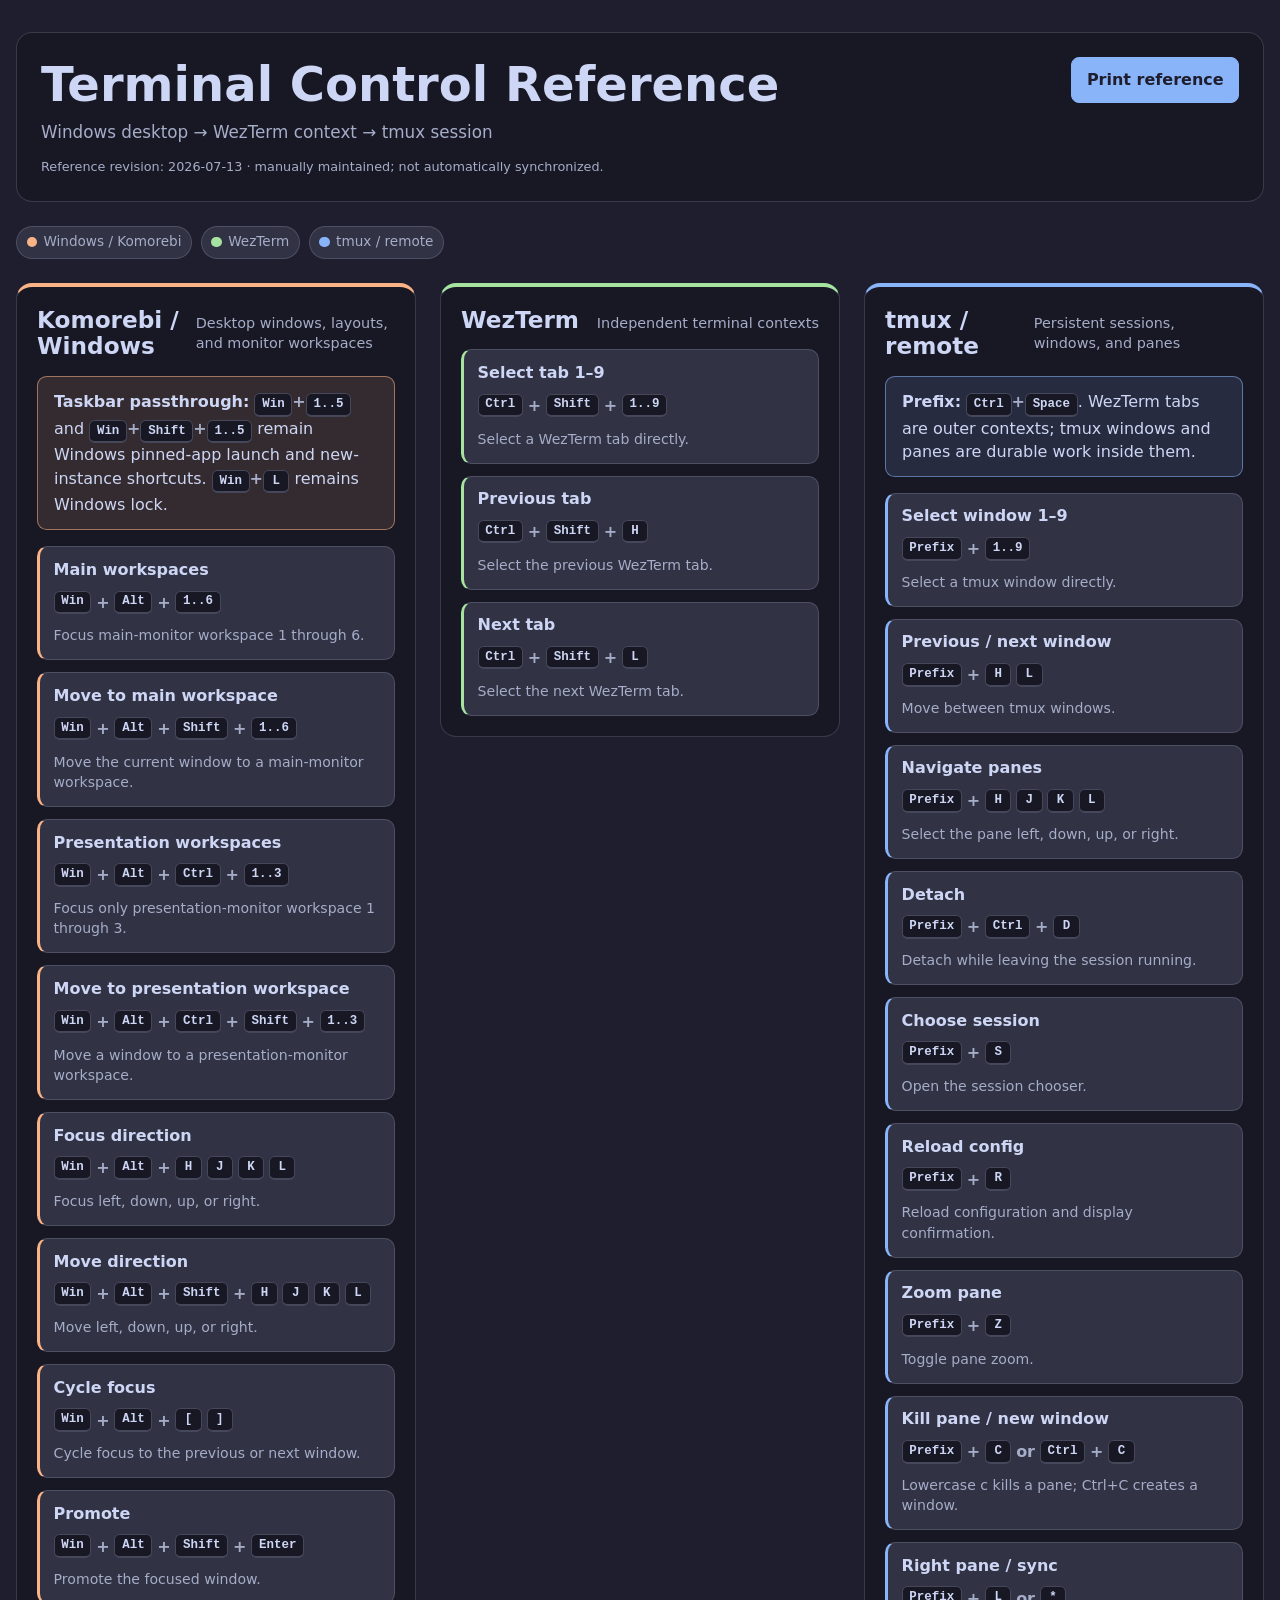
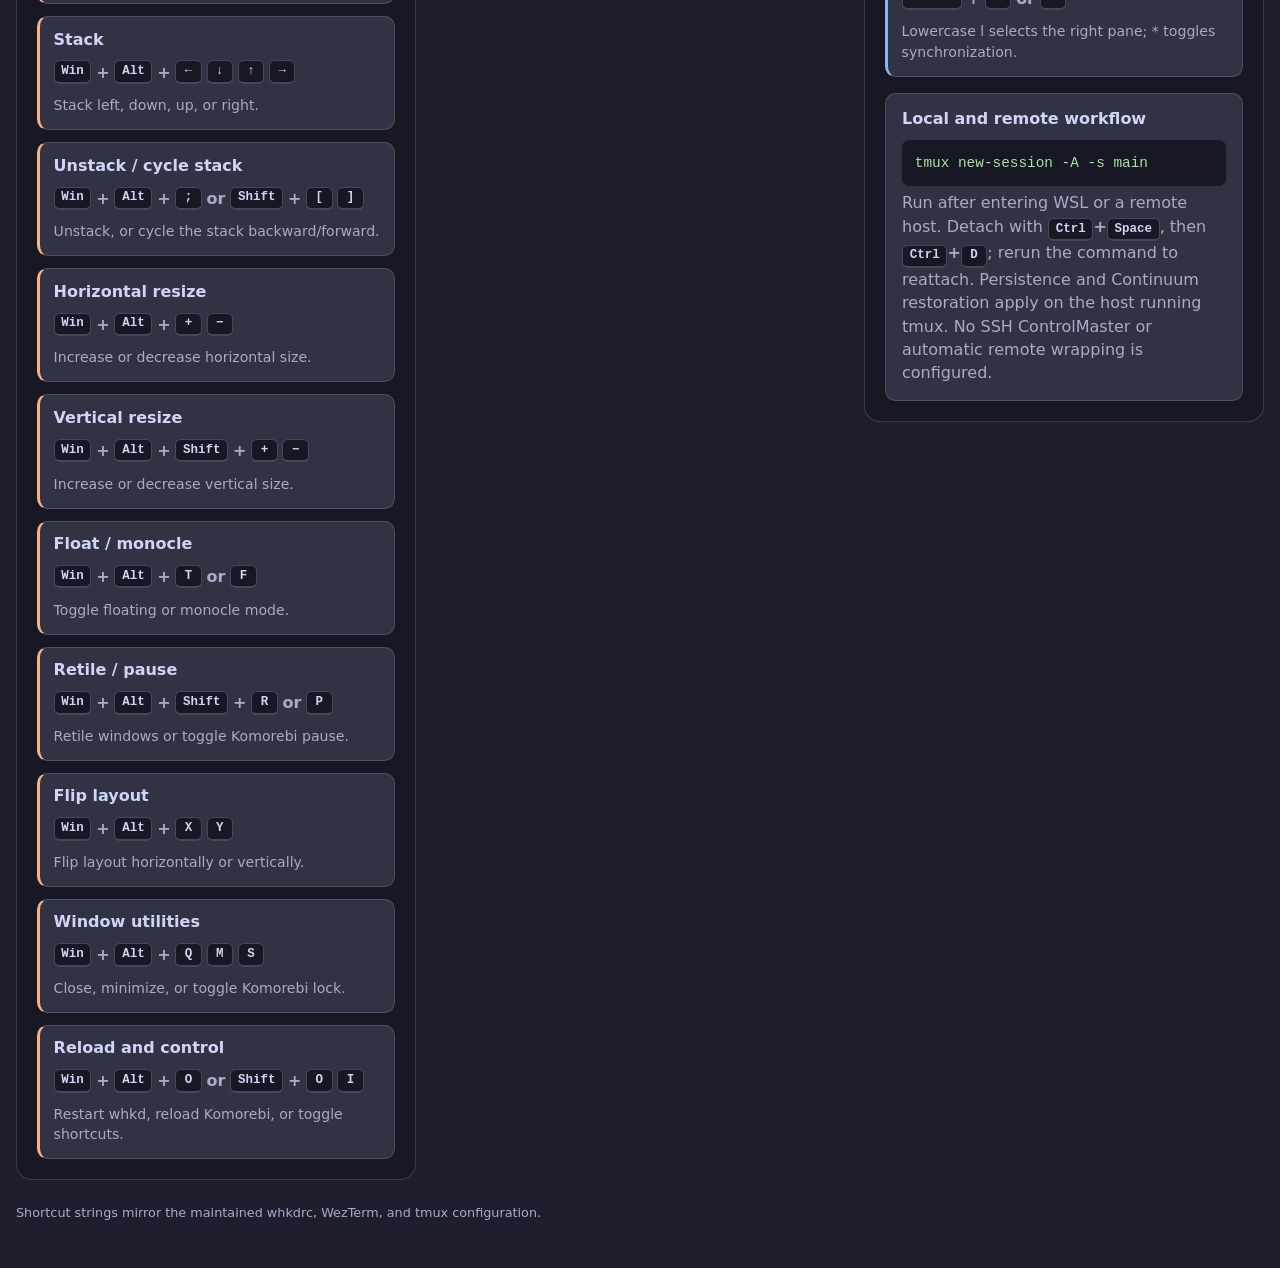
<file: index.html>
<!doctype html>
<html lang="en">
<head>
  <meta charset="utf-8">
  <meta name="viewport" content="width=device-width, initial-scale=1">
  <meta name="description" content="Printable shortcut reference for Windows, WezTerm, and tmux.">
  <title>Terminal Control Reference</title>
  <style>
    :root {
      color-scheme: dark;
      --base: #1e1e2e;
      --mantle: #181825;
      --surface: #313244;
      --surface-2: #45475a;
      --text: #cdd6f4;
      --muted: #a6adc8;
      --blue: #89b4fa;
      --green: #a6e3a1;
      --peach: #fab387;
      --pink: #f5c2e7;
      --yellow: #f9e2af;
      --border: rgba(205, 214, 244, .18);
      font-family: ui-sans-serif, system-ui, -apple-system, BlinkMacSystemFont, "Segoe UI", sans-serif;
    }

    * { box-sizing: border-box; }
    html { background: var(--base); }
    body {
      margin: 0;
      min-width: 320px;
      color: var(--text);
      background: var(--base);
      line-height: 1.45;
    }
    a { color: var(--blue); }
    .page {
      width: min(1440px, calc(100% - 2rem));
      margin: 0 auto;
      padding: 2rem 0 3rem;
    }
    header {
      display: flex;
      align-items: flex-start;
      justify-content: space-between;
      gap: 1.5rem;
      padding: 1.5rem;
      margin-bottom: 1.5rem;
      border: 1px solid var(--border);
      border-radius: 1rem;
      background: var(--mantle);
    }
    h1, h2, h3 { line-height: 1.15; }
    h1 { margin: 0 0 .5rem; font-size: clamp(1.8rem, 4vw, 3rem); }
    h2 { margin: 0; font-size: 1.45rem; }
    h3 { margin: 0; font-size: 1rem; color: var(--text); }
    .architecture { margin: 0; color: var(--muted); font-size: 1.05rem; }
    .revision { margin: .85rem 0 0; color: var(--muted); font-size: .8rem; }
    button {
      border: 1px solid var(--blue);
      border-radius: .5rem;
      padding: .65rem .9rem;
      color: var(--base);
      background: var(--blue);
      font: inherit;
      font-weight: 700;
      cursor: pointer;
      white-space: nowrap;
    }
    button:hover, button:focus-visible { background: var(--green); }
    button:focus-visible, a:focus-visible, .card:focus-within {
      outline: 3px solid var(--yellow);
      outline-offset: 3px;
    }
    .legend {
      display: flex;
      flex-wrap: wrap;
      gap: .55rem;
      margin: 0 0 1.5rem;
      color: var(--muted);
      font-size: .85rem;
    }
    .legend span {
      display: inline-flex;
      align-items: center;
      gap: .4rem;
      padding: .35rem .6rem;
      border: 1px solid var(--border);
      border-radius: 999px;
      background: var(--surface);
    }
    .dot { width: .65rem; height: .65rem; border-radius: 50%; }
    .dot.windows { background: var(--peach); }
    .dot.wezterm { background: var(--green); }
    .dot.tmux { background: var(--blue); }
    main { display: grid; gap: 1.5rem; }
    .domain {
      border: 1px solid var(--border);
      border-top: 4px solid var(--accent);
      border-radius: 1rem;
      padding: 1.25rem;
      background: var(--mantle);
    }
    .domain.windows { --accent: var(--peach); }
    .domain.wezterm { --accent: var(--green); }
    .domain.tmux { --accent: var(--blue); }
    .domain-header {
      display: flex;
      align-items: baseline;
      justify-content: space-between;
      gap: 1rem;
      margin-bottom: 1rem;
    }
    .domain-header p { margin: 0; color: var(--muted); font-size: .9rem; }
    .cards {
      display: grid;
      grid-template-columns: repeat(auto-fit, minmax(min(100%, 18rem), 1fr));
      gap: .75rem;
    }
    .card {
      min-height: 7rem;
      display: flex;
      flex-direction: column;
      justify-content: space-between;
      gap: .7rem;
      padding: .85rem;
      border: 1px solid var(--border);
      border-left: 3px solid var(--accent);
      border-radius: .65rem;
      background: var(--surface);
    }
    .card p { margin: 0; color: var(--muted); font-size: .88rem; }
    .keys { display: flex; flex-wrap: wrap; gap: .3rem; align-items: center; }
    kbd {
      display: inline-block;
      min-width: 1.65rem;
      padding: .18rem .42rem;
      border: 1px solid var(--surface-2);
      border-bottom-width: 2px;
      border-radius: .35rem;
      color: var(--text);
      background: var(--mantle);
      font: 700 .78rem/1.2 ui-monospace, SFMono-Regular, Menlo, Consolas, monospace;
      text-align: center;
      white-space: nowrap;
    }
    .plus { color: var(--muted); font-weight: 700; }
    .note {
      margin: 0 0 1rem;
      padding: .8rem 1rem;
      border: 1px solid color-mix(in srgb, var(--accent), transparent 45%);
      border-radius: .6rem;
      color: var(--text);
      background: color-mix(in srgb, var(--accent), transparent 88%);
    }
    .workflow {
      margin-top: 1rem;
      padding: 1rem;
      border: 1px solid var(--border);
      border-radius: .65rem;
      background: var(--surface);
    }
    .workflow p { margin: .35rem 0 0; color: var(--muted); }
    pre {
      margin: .75rem 0 0;
      padding: .8rem;
      overflow-x: auto;
      border-radius: .45rem;
      color: var(--green);
      background: var(--mantle);
      font: .9rem/1.4 ui-monospace, SFMono-Regular, Menlo, Consolas, monospace;
    }
    footer { margin-top: 1.5rem; color: var(--muted); font-size: .8rem; }

    @media (min-width: 900px) {
      main { grid-template-columns: repeat(2, minmax(0, 1fr)); align-items: start; }
      .domain.windows { grid-column: 1 / -1; }
    }
    @media (min-width: 1280px) {
      main { grid-template-columns: repeat(3, minmax(0, 1fr)); }
      .domain.windows { grid-column: auto; }
    }
    @media (max-width: 600px) {
      .page { width: min(100% - 1rem, 1440px); padding-top: .5rem; }
      header { flex-direction: column; padding: 1rem; }
      button { width: 100%; }
      .domain { padding: .9rem; }
    }

    @media print {
      @page { size: auto; margin: 14mm; }
      :root { color-scheme: light; }
      html, body { background: #fff !important; color: #000 !important; }
      body { font-size: 10pt; }
      .page { width: 100%; padding: 0; }
      header, .domain, .card, .workflow, .legend, .note {
        background: #fff !important;
        box-shadow: none !important;
        text-shadow: none !important;
      }
      header { border-color: #999; margin-bottom: 1rem; padding: .8rem; }
      h1, h2, h3, .architecture, .revision, .card p, .domain-header p, .workflow p, footer { color: #000 !important; }
      .legend, button { display: none !important; }
      main { display: block; }
      .domain { margin-bottom: 1rem; padding: .8rem; border-color: #777; border-top-color: var(--accent); break-inside: avoid; }
      .cards { grid-template-columns: repeat(2, minmax(0, 1fr)); gap: .5rem; }
      .card { min-height: 0; padding: .55rem; border-color: #999; border-left-color: var(--accent); break-inside: avoid; }
      kbd { color: #000; background: #fff; border-color: #555; }
      pre { color: #000; background: #fff; border: 1px solid #999; white-space: pre-wrap; }
      .domain.windows { --accent: #a44b00; }
      .domain.wezterm { --accent: #176b35; }
      .domain.tmux { --accent: #15549a; }
      * { -webkit-print-color-adjust: exact; print-color-adjust: exact; }
    }
    @media print and (max-width: 700px) {
      .cards { grid-template-columns: 1fr; }
    }
  </style>
</head>
<body>
  <div class="page">
    <header>
      <div>
        <h1>Terminal Control Reference</h1>
        <p class="architecture">Windows desktop → WezTerm context → tmux session</p>
        <p class="revision">Reference revision: 2026-07-13 · manually maintained; not automatically synchronized.</p>
      </div>
      <button type="button" onclick="window.print()">Print reference</button>
    </header>

    <nav class="legend" aria-label="Control domain legend">
      <span><i class="dot windows" aria-hidden="true"></i>Windows / Komorebi</span>
      <span><i class="dot wezterm" aria-hidden="true"></i>WezTerm</span>
      <span><i class="dot tmux" aria-hidden="true"></i>tmux / remote</span>
    </nav>

    <main>
      <section class="domain windows" aria-labelledby="windows-title">
        <div class="domain-header">
          <h2 id="windows-title">Komorebi / Windows</h2>
          <p>Desktop windows, layouts, and monitor workspaces</p>
        </div>
        <p class="note"><strong>Taskbar passthrough:</strong> <kbd>Win</kbd><span class="plus">+</span><kbd>1..5</kbd> and <kbd>Win</kbd><span class="plus">+</span><kbd>Shift</kbd><span class="plus">+</span><kbd>1..5</kbd> remain Windows pinned-app launch and new-instance shortcuts. <kbd>Win</kbd><span class="plus">+</span><kbd>L</kbd> remains Windows lock.</p>
        <div class="cards">
          <article class="card"><h3>Main workspaces</h3><div class="keys"><kbd>Win</kbd><span class="plus">+</span><kbd>Alt</kbd><span class="plus">+</span><kbd>1..6</kbd></div><p>Focus main-monitor workspace 1 through 6.</p></article>
          <article class="card"><h3>Move to main workspace</h3><div class="keys"><kbd>Win</kbd><span class="plus">+</span><kbd>Alt</kbd><span class="plus">+</span><kbd>Shift</kbd><span class="plus">+</span><kbd>1..6</kbd></div><p>Move the current window to a main-monitor workspace.</p></article>
          <article class="card"><h3>Presentation workspaces</h3><div class="keys"><kbd>Win</kbd><span class="plus">+</span><kbd>Alt</kbd><span class="plus">+</span><kbd>Ctrl</kbd><span class="plus">+</span><kbd>1..3</kbd></div><p>Focus only presentation-monitor workspace 1 through 3.</p></article>
          <article class="card"><h3>Move to presentation workspace</h3><div class="keys"><kbd>Win</kbd><span class="plus">+</span><kbd>Alt</kbd><span class="plus">+</span><kbd>Ctrl</kbd><span class="plus">+</span><kbd>Shift</kbd><span class="plus">+</span><kbd>1..3</kbd></div><p>Move a window to a presentation-monitor workspace.</p></article>
          <article class="card"><h3>Focus direction</h3><div class="keys"><kbd>Win</kbd><span class="plus">+</span><kbd>Alt</kbd><span class="plus">+</span><kbd>H</kbd><kbd>J</kbd><kbd>K</kbd><kbd>L</kbd></div><p>Focus left, down, up, or right.</p></article>
          <article class="card"><h3>Move direction</h3><div class="keys"><kbd>Win</kbd><span class="plus">+</span><kbd>Alt</kbd><span class="plus">+</span><kbd>Shift</kbd><span class="plus">+</span><kbd>H</kbd><kbd>J</kbd><kbd>K</kbd><kbd>L</kbd></div><p>Move left, down, up, or right.</p></article>
          <article class="card"><h3>Cycle focus</h3><div class="keys"><kbd>Win</kbd><span class="plus">+</span><kbd>Alt</kbd><span class="plus">+</span><kbd>[</kbd><kbd>]</kbd></div><p>Cycle focus to the previous or next window.</p></article>
          <article class="card"><h3>Promote</h3><div class="keys"><kbd>Win</kbd><span class="plus">+</span><kbd>Alt</kbd><span class="plus">+</span><kbd>Shift</kbd><span class="plus">+</span><kbd>Enter</kbd></div><p>Promote the focused window.</p></article>
          <article class="card"><h3>Stack</h3><div class="keys"><kbd>Win</kbd><span class="plus">+</span><kbd>Alt</kbd><span class="plus">+</span><kbd>←</kbd><kbd>↓</kbd><kbd>↑</kbd><kbd>→</kbd></div><p>Stack left, down, up, or right.</p></article>
          <article class="card"><h3>Unstack / cycle stack</h3><div class="keys"><kbd>Win</kbd><span class="plus">+</span><kbd>Alt</kbd><span class="plus">+</span><kbd>;</kbd> <span class="plus">or</span> <kbd>Shift</kbd><span class="plus">+</span><kbd>[</kbd><kbd>]</kbd></div><p>Unstack, or cycle the stack backward/forward.</p></article>
          <article class="card"><h3>Horizontal resize</h3><div class="keys"><kbd>Win</kbd><span class="plus">+</span><kbd>Alt</kbd><span class="plus">+</span><kbd>+</kbd><kbd>−</kbd></div><p>Increase or decrease horizontal size.</p></article>
          <article class="card"><h3>Vertical resize</h3><div class="keys"><kbd>Win</kbd><span class="plus">+</span><kbd>Alt</kbd><span class="plus">+</span><kbd>Shift</kbd><span class="plus">+</span><kbd>+</kbd><kbd>−</kbd></div><p>Increase or decrease vertical size.</p></article>
          <article class="card"><h3>Float / monocle</h3><div class="keys"><kbd>Win</kbd><span class="plus">+</span><kbd>Alt</kbd><span class="plus">+</span><kbd>T</kbd> <span class="plus">or</span> <kbd>F</kbd></div><p>Toggle floating or monocle mode.</p></article>
          <article class="card"><h3>Retile / pause</h3><div class="keys"><kbd>Win</kbd><span class="plus">+</span><kbd>Alt</kbd><span class="plus">+</span><kbd>Shift</kbd><span class="plus">+</span><kbd>R</kbd> <span class="plus">or</span> <kbd>P</kbd></div><p>Retile windows or toggle Komorebi pause.</p></article>
          <article class="card"><h3>Flip layout</h3><div class="keys"><kbd>Win</kbd><span class="plus">+</span><kbd>Alt</kbd><span class="plus">+</span><kbd>X</kbd><kbd>Y</kbd></div><p>Flip layout horizontally or vertically.</p></article>
          <article class="card"><h3>Window utilities</h3><div class="keys"><kbd>Win</kbd><span class="plus">+</span><kbd>Alt</kbd><span class="plus">+</span><kbd>Q</kbd><kbd>M</kbd><kbd>S</kbd></div><p>Close, minimize, or toggle Komorebi lock.</p></article>
          <article class="card"><h3>Reload and control</h3><div class="keys"><kbd>Win</kbd><span class="plus">+</span><kbd>Alt</kbd><span class="plus">+</span><kbd>O</kbd> <span class="plus">or</span> <kbd>Shift</kbd><span class="plus">+</span><kbd>O</kbd><kbd>I</kbd></div><p>Restart whkd, reload Komorebi, or toggle shortcuts.</p></article>
        </div>
      </section>

      <section class="domain wezterm" aria-labelledby="wezterm-title">
        <div class="domain-header">
          <h2 id="wezterm-title">WezTerm</h2>
          <p>Independent terminal contexts</p>
        </div>
        <div class="cards">
          <article class="card"><h3>Select tab 1–9</h3><div class="keys"><kbd>Ctrl</kbd><span class="plus">+</span><kbd>Shift</kbd><span class="plus">+</span><kbd>1..9</kbd></div><p>Select a WezTerm tab directly.</p></article>
          <article class="card"><h3>Previous tab</h3><div class="keys"><kbd>Ctrl</kbd><span class="plus">+</span><kbd>Shift</kbd><span class="plus">+</span><kbd>H</kbd></div><p>Select the previous WezTerm tab.</p></article>
          <article class="card"><h3>Next tab</h3><div class="keys"><kbd>Ctrl</kbd><span class="plus">+</span><kbd>Shift</kbd><span class="plus">+</span><kbd>L</kbd></div><p>Select the next WezTerm tab.</p></article>
        </div>
      </section>

      <section class="domain tmux" aria-labelledby="tmux-title">
        <div class="domain-header">
          <h2 id="tmux-title">tmux / remote</h2>
          <p>Persistent sessions, windows, and panes</p>
        </div>
        <p class="note"><strong>Prefix:</strong> <kbd>Ctrl</kbd><span class="plus">+</span><kbd>Space</kbd>. WezTerm tabs are outer contexts; tmux windows and panes are durable work inside them.</p>
        <div class="cards">
          <article class="card"><h3>Select window 1–9</h3><div class="keys"><kbd>Prefix</kbd><span class="plus">+</span><kbd>1..9</kbd></div><p>Select a tmux window directly.</p></article>
          <article class="card"><h3>Previous / next window</h3><div class="keys"><kbd>Prefix</kbd><span class="plus">+</span><kbd>H</kbd><kbd>L</kbd></div><p>Move between tmux windows.</p></article>
          <article class="card"><h3>Navigate panes</h3><div class="keys"><kbd>Prefix</kbd><span class="plus">+</span><kbd>H</kbd><kbd>J</kbd><kbd>K</kbd><kbd>L</kbd></div><p>Select the pane left, down, up, or right.</p></article>
          <article class="card"><h3>Detach</h3><div class="keys"><kbd>Prefix</kbd><span class="plus">+</span><kbd>Ctrl</kbd><span class="plus">+</span><kbd>D</kbd></div><p>Detach while leaving the session running.</p></article>
          <article class="card"><h3>Choose session</h3><div class="keys"><kbd>Prefix</kbd><span class="plus">+</span><kbd>S</kbd></div><p>Open the session chooser.</p></article>
          <article class="card"><h3>Reload config</h3><div class="keys"><kbd>Prefix</kbd><span class="plus">+</span><kbd>R</kbd></div><p>Reload configuration and display confirmation.</p></article>
          <article class="card"><h3>Zoom pane</h3><div class="keys"><kbd>Prefix</kbd><span class="plus">+</span><kbd>Z</kbd></div><p>Toggle pane zoom.</p></article>
          <article class="card"><h3>Kill pane / new window</h3><div class="keys"><kbd>Prefix</kbd><span class="plus">+</span><kbd>C</kbd> <span class="plus">or</span> <kbd>Ctrl</kbd><span class="plus">+</span><kbd>C</kbd></div><p>Lowercase c kills a pane; Ctrl+C creates a window.</p></article>
          <article class="card"><h3>Right pane / sync</h3><div class="keys"><kbd>Prefix</kbd><span class="plus">+</span><kbd>L</kbd> <span class="plus">or</span> <kbd>*</kbd></div><p>Lowercase l selects the right pane; * toggles synchronization.</p></article>
        </div>
        <div class="workflow">
          <h3>Local and remote workflow</h3>
          <pre><code>tmux new-session -A -s main</code></pre>
          <p>Run after entering WSL or a remote host. Detach with <kbd>Ctrl</kbd><span class="plus">+</span><kbd>Space</kbd>, then <kbd>Ctrl</kbd><span class="plus">+</span><kbd>D</kbd>; rerun the command to reattach. Persistence and Continuum restoration apply on the host running tmux. No SSH ControlMaster or automatic remote wrapping is configured.</p>
        </div>
      </section>
    </main>

    <footer>Shortcut strings mirror the maintained whkdrc, WezTerm, and tmux configuration.</footer>
  </div>
</body>
</html>
</file>
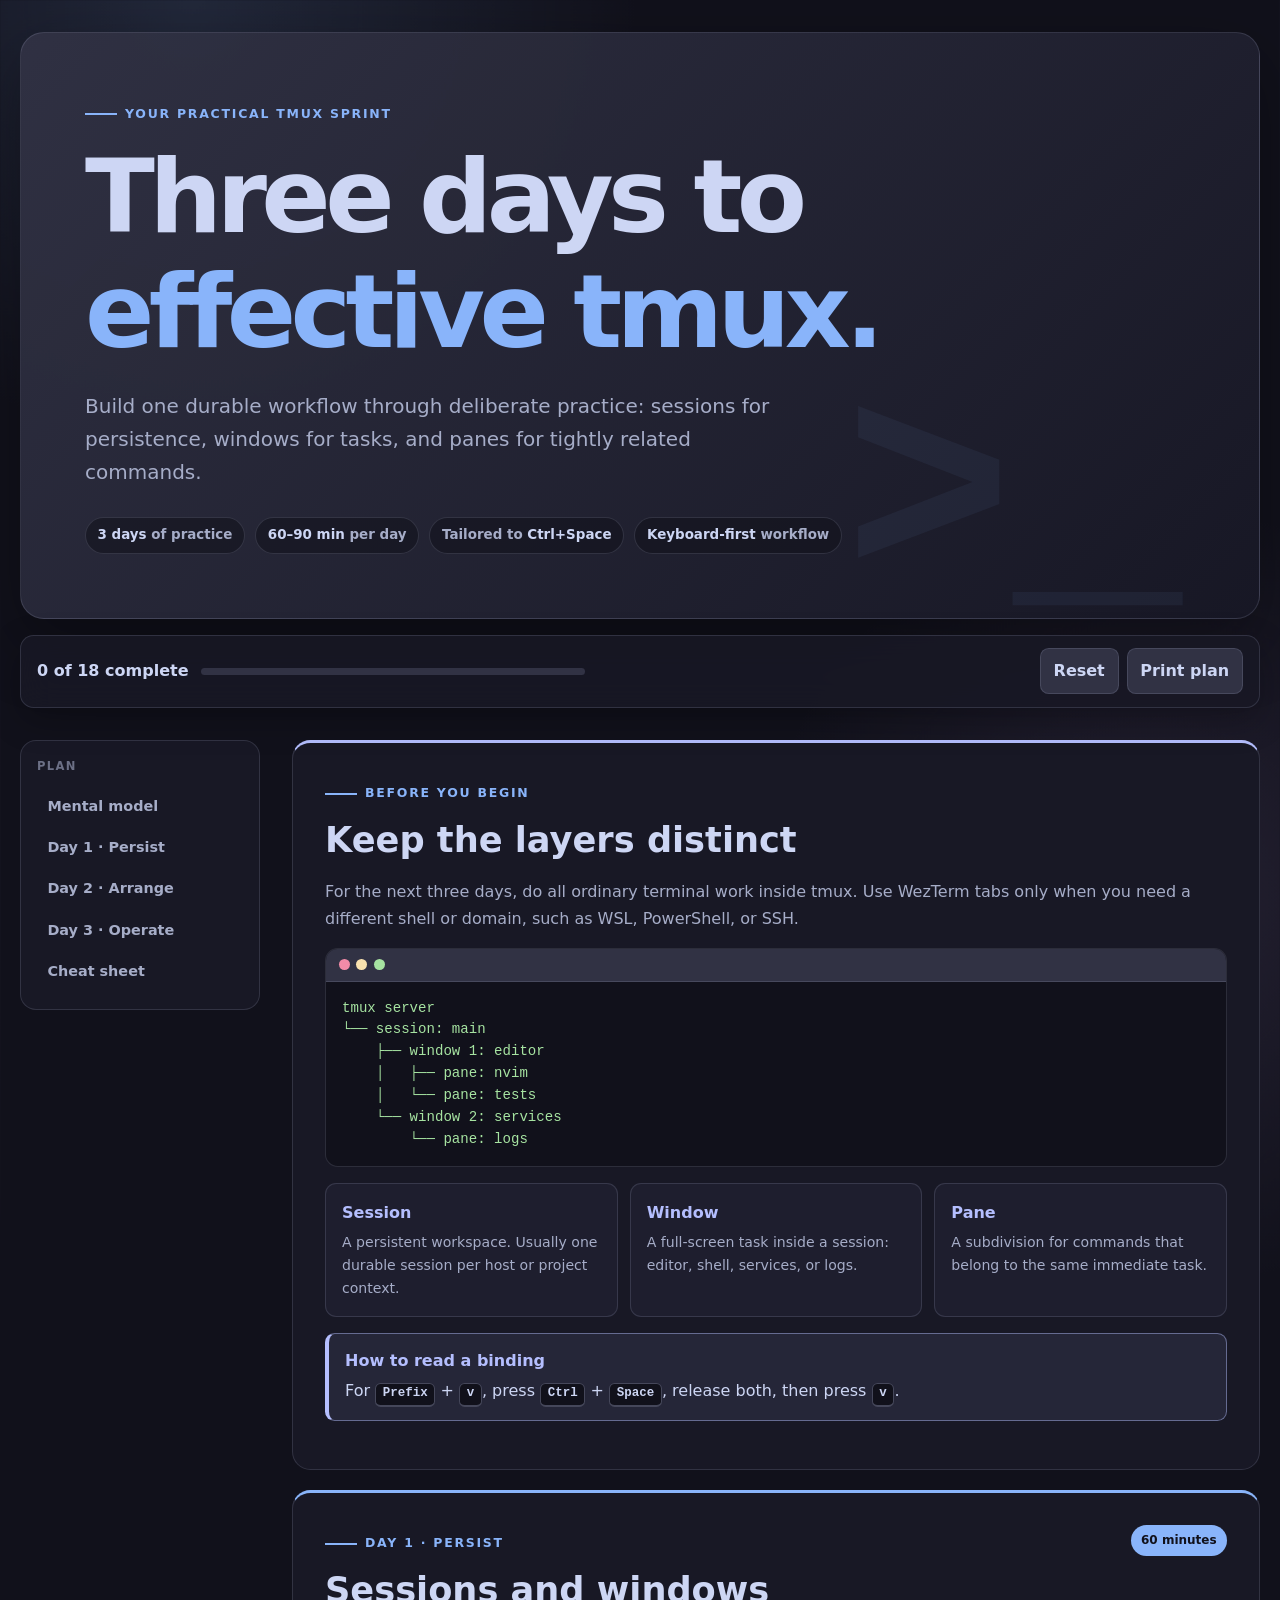
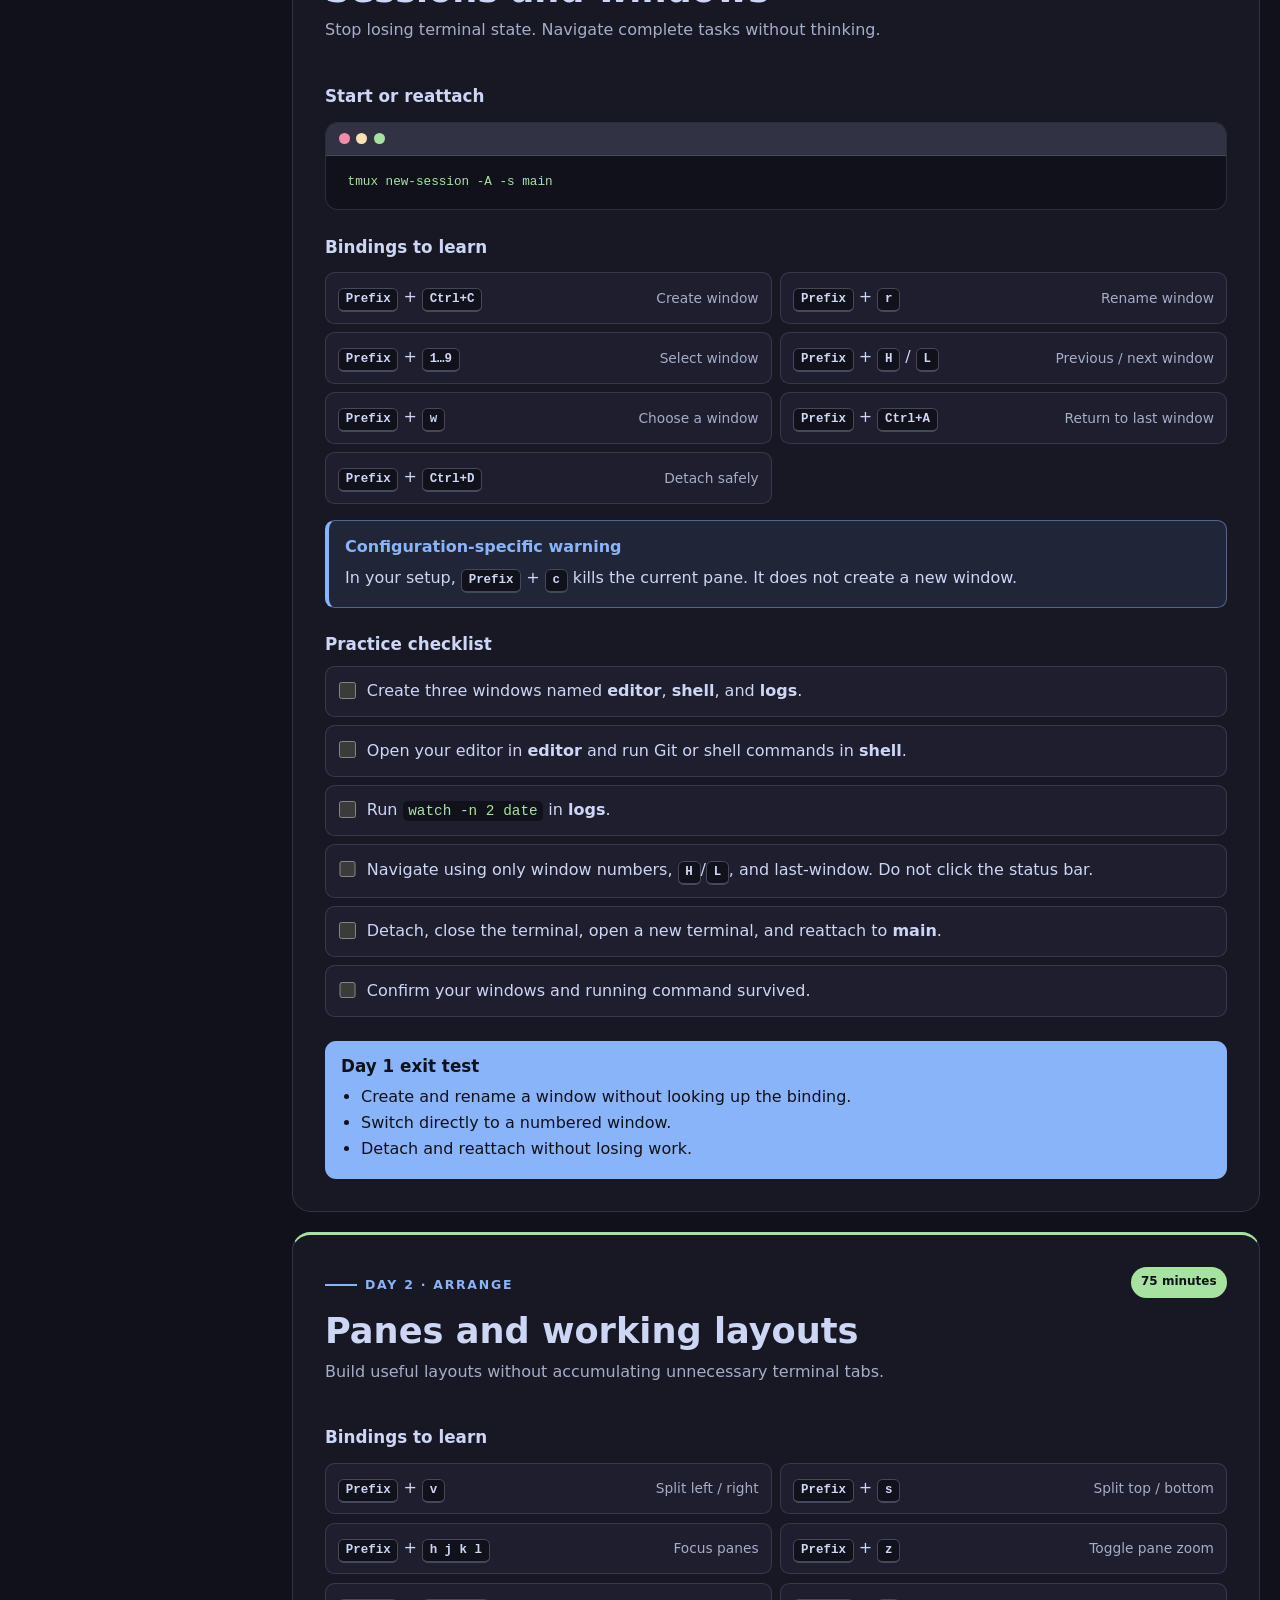
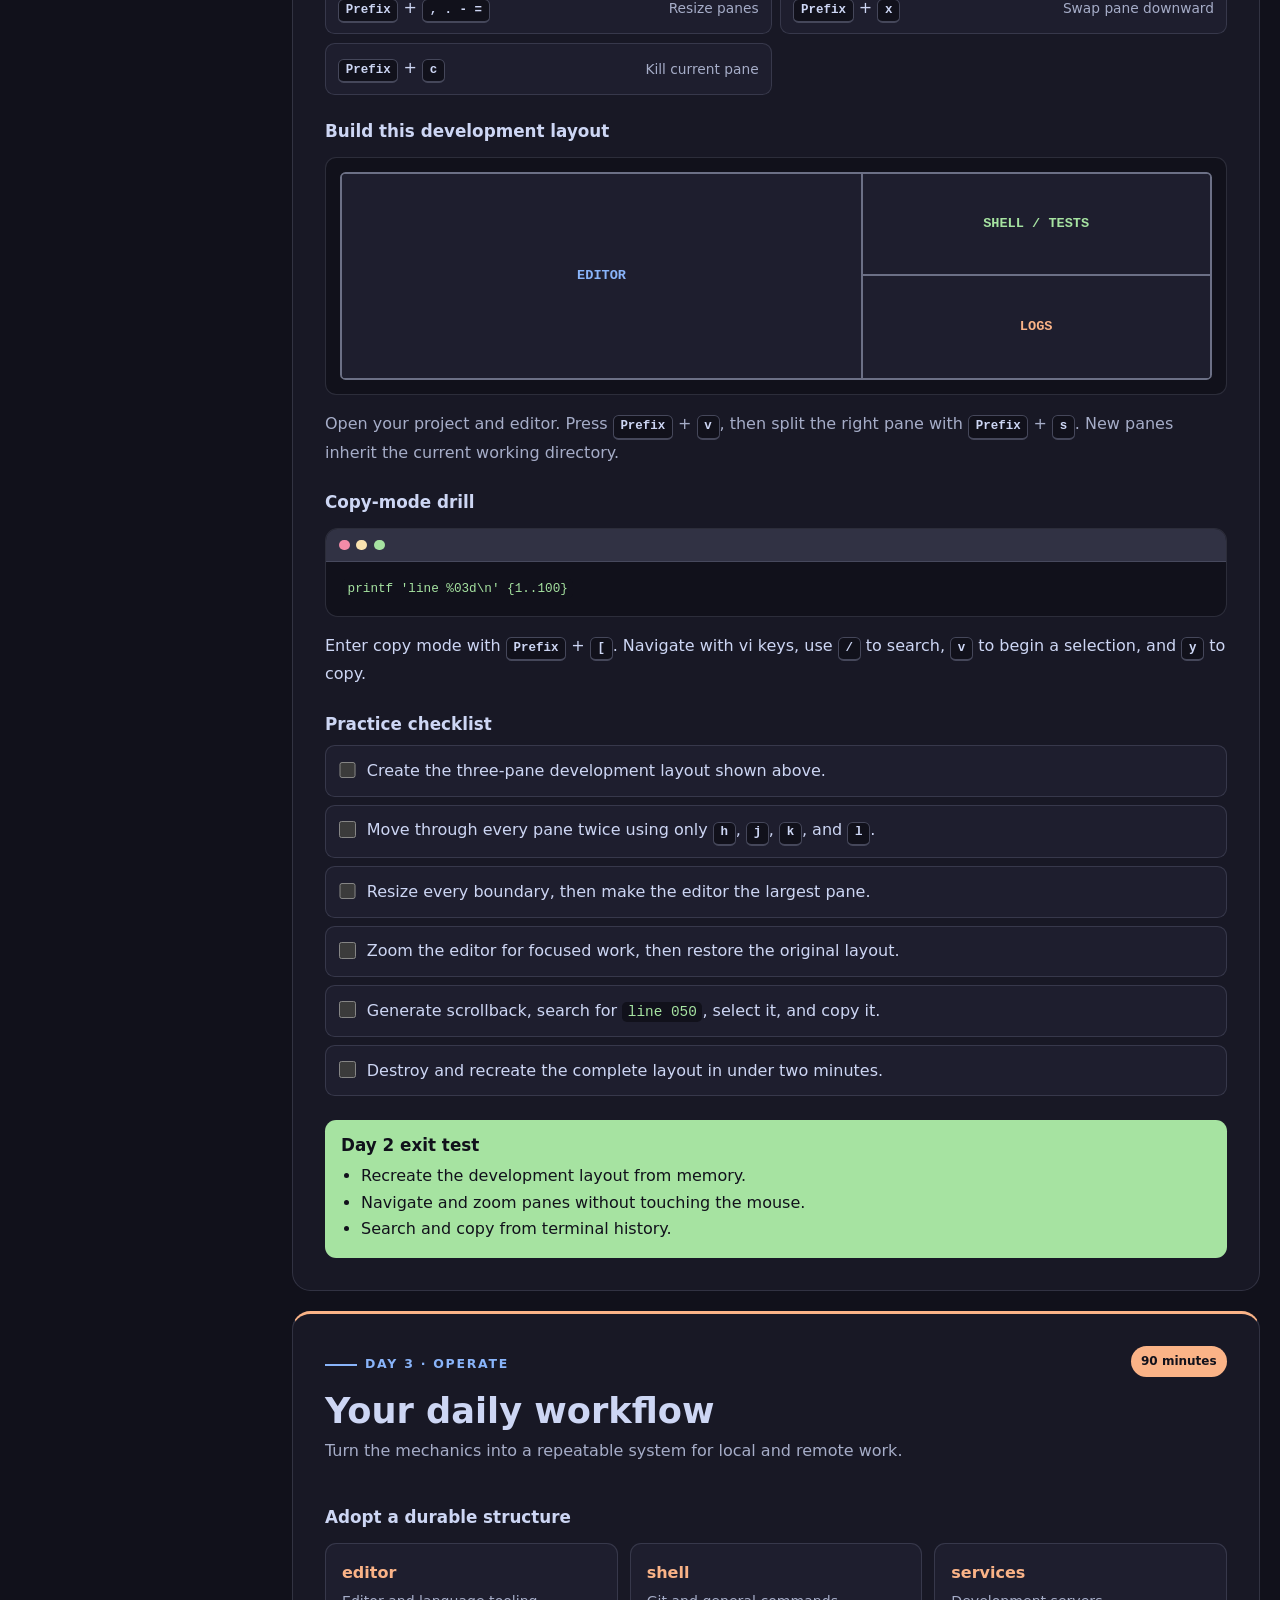
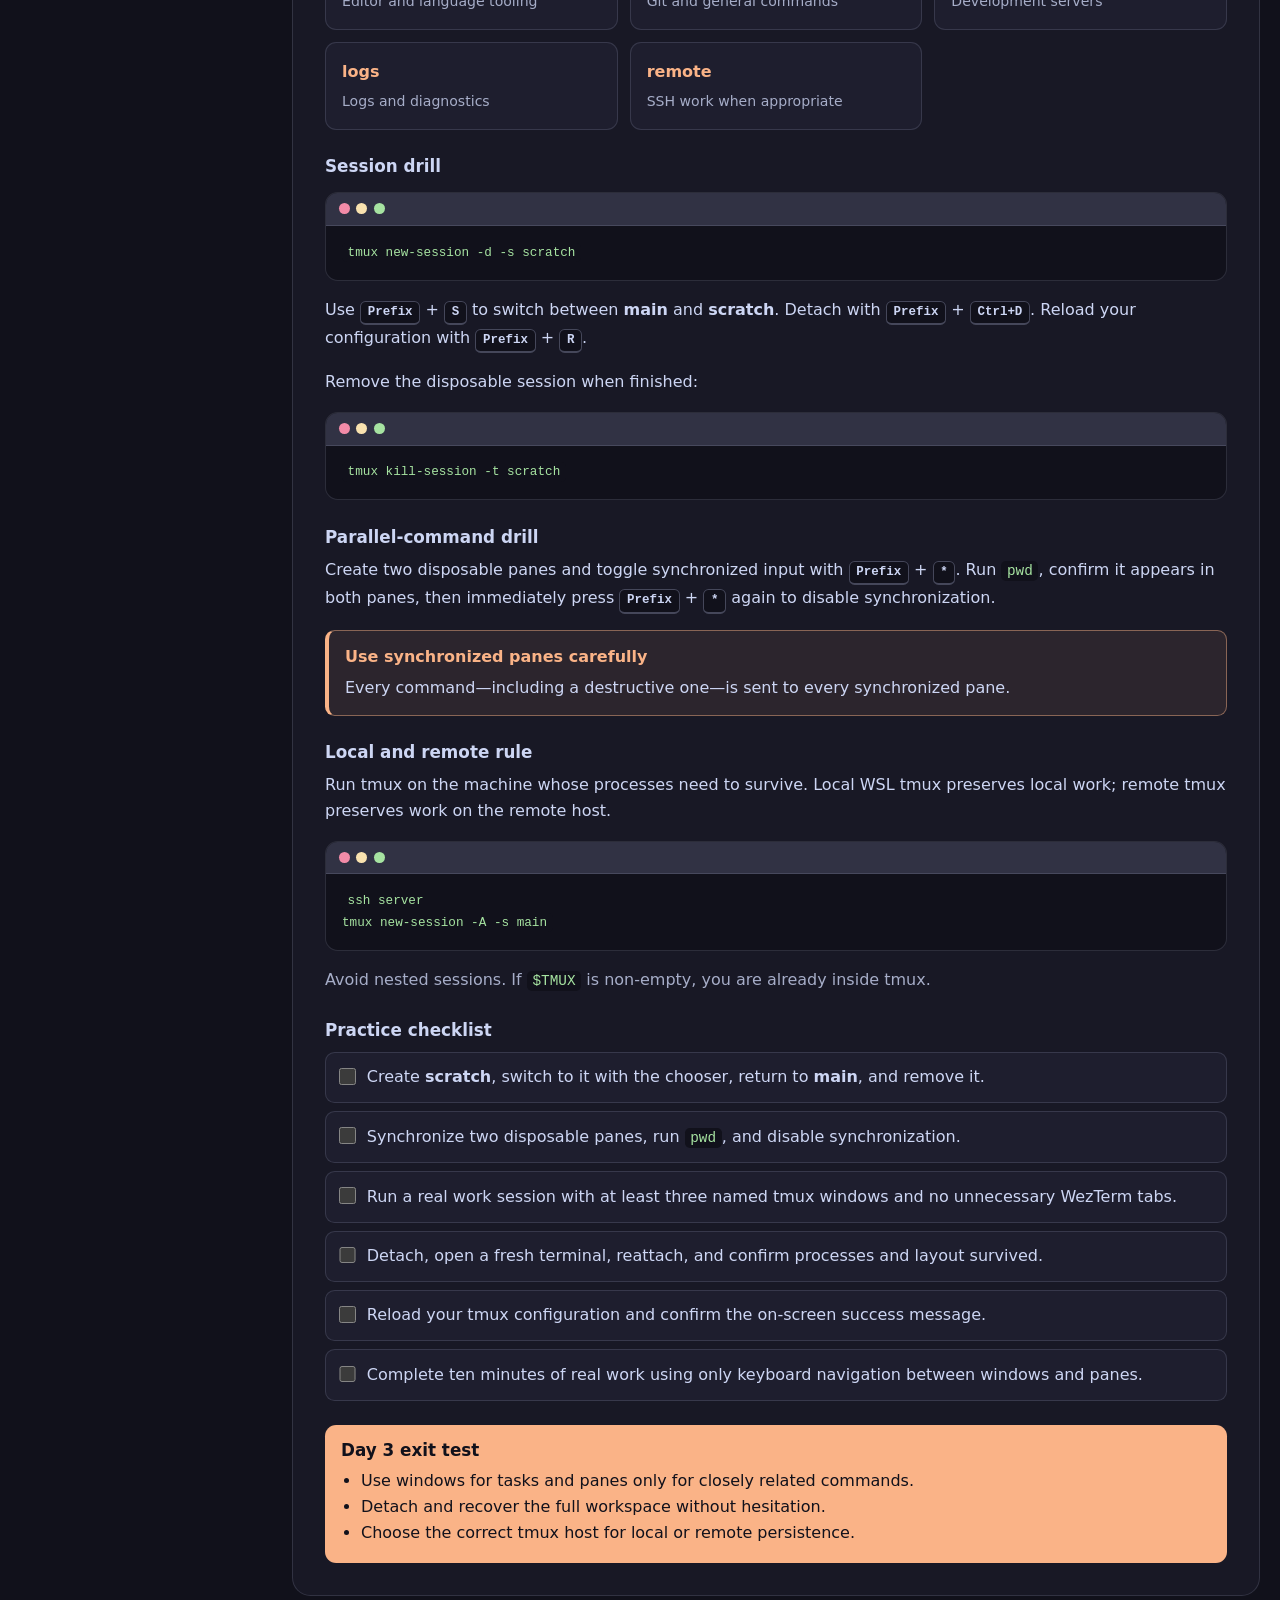
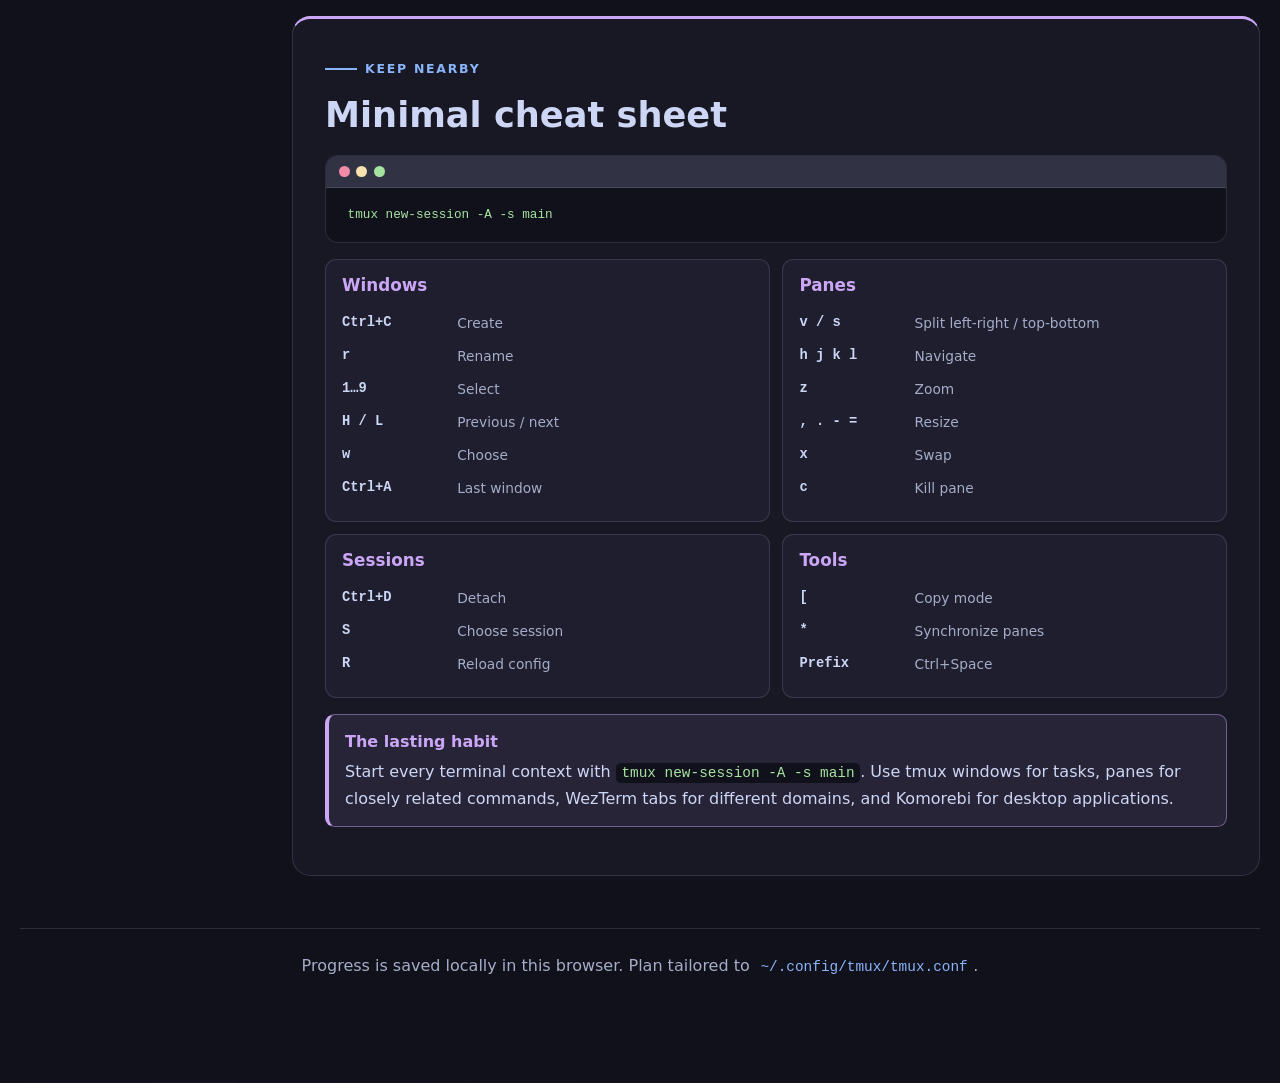
<file: tmux-training-plan.html>
<!doctype html>
<html lang="en">
<head>
  <meta charset="utf-8">
  <meta name="viewport" content="width=device-width, initial-scale=1">
  <meta name="description" content="A practical three-day tmux training plan tailored to a Ctrl+Space configuration.">
  <meta name="theme-color" content="#11111b">
  <title>Three Days to Effective tmux</title>
  <style>
    :root {
      color-scheme: dark;
      --crust: #11111b;
      --mantle: #181825;
      --base: #1e1e2e;
      --surface: #313244;
      --surface-2: #45475a;
      --overlay: #6c7086;
      --text: #cdd6f4;
      --muted: #a6adc8;
      --blue: #89b4fa;
      --lavender: #b4befe;
      --green: #a6e3a1;
      --yellow: #f9e2af;
      --peach: #fab387;
      --mauve: #cba6f7;
      --red: #f38ba8;
      --border: rgba(205, 214, 244, .14);
      --shadow: 0 24px 70px rgba(0, 0, 0, .32);
      font-family: Inter, ui-sans-serif, system-ui, -apple-system, BlinkMacSystemFont, "Segoe UI", sans-serif;
    }

    * { box-sizing: border-box; }
    html { scroll-behavior: smooth; background: var(--crust); }
    body {
      min-width: 320px;
      margin: 0;
      color: var(--text);
      background:
        radial-gradient(circle at 15% 0%, rgba(137, 180, 250, .14), transparent 28rem),
        radial-gradient(circle at 90% 12%, rgba(203, 166, 247, .1), transparent 25rem),
        var(--crust);
      font-size: 1rem;
      line-height: 1.65;
    }

    a { color: var(--blue); text-underline-offset: .2em; }
    button, input { font: inherit; }
    button { color: inherit; }
    code, kbd, pre { font-family: "Cascadia Code", "SFMono-Regular", Consolas, "Liberation Mono", monospace; }

    .skip-link {
      position: fixed;
      z-index: 100;
      top: .75rem;
      left: .75rem;
      padding: .6rem .9rem;
      border-radius: .5rem;
      color: var(--crust);
      background: var(--yellow);
      font-weight: 800;
      transform: translateY(-180%);
    }
    .skip-link:focus { transform: translateY(0); }

    .shell {
      width: min(1240px, calc(100% - 2rem));
      margin: 0 auto;
      padding: 2rem 0 5rem;
    }

    .hero {
      position: relative;
      overflow: hidden;
      padding: clamp(1.5rem, 5vw, 4rem);
      border: 1px solid var(--border);
      border-radius: 1.5rem;
      background: linear-gradient(135deg, rgba(49, 50, 68, .95), rgba(24, 24, 37, .96));
      box-shadow: var(--shadow);
    }
    .hero::after {
      content: ">_";
      position: absolute;
      right: clamp(1rem, 6vw, 5rem);
      bottom: -1.5rem;
      color: rgba(137, 180, 250, .06);
      font: 900 clamp(8rem, 22vw, 19rem)/1 monospace;
      pointer-events: none;
    }
    .eyebrow {
      display: inline-flex;
      align-items: center;
      gap: .5rem;
      margin: 0 0 1rem;
      color: var(--blue);
      font-size: .78rem;
      font-weight: 800;
      letter-spacing: .14em;
      text-transform: uppercase;
    }
    .eyebrow::before {
      width: 2rem;
      height: 2px;
      content: "";
      background: currentColor;
    }
    h1, h2, h3 { line-height: 1.12; text-wrap: balance; }
    h1 {
      max-width: 13ch;
      margin: 0;
      font-size: clamp(2.75rem, 8vw, 6.8rem);
      letter-spacing: -.055em;
    }
    .hero h1 span { color: var(--blue); }
    .hero-copy {
      max-width: 45rem;
      margin: 1.25rem 0 0;
      color: var(--muted);
      font-size: clamp(1rem, 2vw, 1.25rem);
    }
    .hero-meta {
      display: flex;
      flex-wrap: wrap;
      gap: .65rem;
      margin-top: 1.75rem;
    }
    .pill {
      padding: .4rem .72rem;
      border: 1px solid var(--border);
      border-radius: 999px;
      color: var(--muted);
      background: rgba(17, 17, 27, .55);
      font-size: .84rem;
      font-weight: 700;
    }
    .pill strong { color: var(--text); }

    .toolbar {
      position: sticky;
      z-index: 20;
      top: .75rem;
      display: grid;
      grid-template-columns: 1fr auto;
      gap: 1rem;
      align-items: center;
      margin: 1rem 0 2rem;
      padding: .8rem 1rem;
      border: 1px solid var(--border);
      border-radius: .85rem;
      background: rgba(24, 24, 37, .88);
      box-shadow: 0 12px 35px rgba(0, 0, 0, .24);
      backdrop-filter: blur(16px);
    }
    .progress-copy {
      display: flex;
      align-items: center;
      gap: .8rem;
      min-width: 0;
    }
    .progress-copy strong { white-space: nowrap; }
    .progress-track {
      width: min(24rem, 100%);
      height: .48rem;
      overflow: hidden;
      border-radius: 999px;
      background: var(--surface);
    }
    .progress-bar {
      width: 0;
      height: 100%;
      border-radius: inherit;
      background: linear-gradient(90deg, var(--blue), var(--mauve));
      transition: width .25s ease;
    }
    .actions { display: flex; gap: .5rem; }
    .button {
      min-height: 2.5rem;
      padding: .55rem .8rem;
      border: 1px solid var(--border);
      border-radius: .55rem;
      background: var(--surface);
      cursor: pointer;
      font-weight: 750;
    }
    .button:hover { border-color: var(--blue); background: var(--surface-2); }
    .button:focus-visible, a:focus-visible, input:focus-visible {
      outline: 3px solid var(--yellow);
      outline-offset: 3px;
    }

    .layout {
      display: grid;
      grid-template-columns: 15rem minmax(0, 1fr);
      gap: 2rem;
      align-items: start;
    }
    .side-nav {
      position: sticky;
      top: 6.3rem;
      padding: 1rem;
      border: 1px solid var(--border);
      border-radius: 1rem;
      background: var(--mantle);
    }
    .side-nav p {
      margin: 0 0 .6rem;
      color: var(--overlay);
      font-size: .72rem;
      font-weight: 800;
      letter-spacing: .12em;
      text-transform: uppercase;
    }
    .side-nav a {
      display: block;
      padding: .55rem .65rem;
      border-radius: .45rem;
      color: var(--muted);
      text-decoration: none;
      font-size: .9rem;
      font-weight: 650;
    }
    .side-nav a:hover { color: var(--text); background: var(--surface); }

    main { min-width: 0; }
    .section {
      margin-bottom: 1.25rem;
      padding: clamp(1.1rem, 3vw, 2rem);
      border: 1px solid var(--border);
      border-radius: 1.15rem;
      background: var(--mantle);
      scroll-margin-top: 6.5rem;
    }
    .section-heading {
      display: flex;
      justify-content: space-between;
      gap: 1rem;
      align-items: flex-start;
      margin-bottom: 1.25rem;
    }
    .section h2 { margin: 0; font-size: clamp(1.55rem, 3vw, 2.2rem); }
    .section h3 { margin: 1.7rem 0 .65rem; font-size: 1.05rem; }
    .section p { margin: .5rem 0 1rem; }
    .subtle { color: var(--muted); }
    .time {
      flex: 0 0 auto;
      padding: .35rem .65rem;
      border-radius: 999px;
      color: var(--crust);
      background: var(--accent, var(--blue));
      font-size: .75rem;
      font-weight: 850;
    }

    .mental-model { --accent: var(--lavender); }
    .day-one { --accent: var(--blue); }
    .day-two { --accent: var(--green); }
    .day-three { --accent: var(--peach); }
    .reference { --accent: var(--mauve); }
    .section { border-top: 3px solid var(--accent); }

    .terminal {
      overflow: hidden;
      margin: 1rem 0;
      border: 1px solid var(--border);
      border-radius: .8rem;
      background: var(--crust);
      box-shadow: inset 0 1px rgba(255, 255, 255, .03);
    }
    .terminal-bar {
      display: flex;
      align-items: center;
      gap: .42rem;
      padding: .65rem .8rem;
      border-bottom: 1px solid var(--border);
      background: var(--surface);
    }
    .terminal-bar i { width: .68rem; height: .68rem; border-radius: 50%; background: var(--red); }
    .terminal-bar i:nth-child(2) { background: var(--yellow); }
    .terminal-bar i:nth-child(3) { background: var(--green); }
    .terminal pre {
      margin: 0;
      padding: 1rem;
      overflow-x: auto;
      color: var(--green);
      font-size: .88rem;
      line-height: 1.55;
    }
    code {
      padding: .13rem .35rem;
      border-radius: .3rem;
      color: var(--green);
      background: var(--crust);
      font-size: .9em;
    }
    kbd {
      display: inline-block;
      padding: .18rem .42rem;
      border: 1px solid var(--surface-2);
      border-bottom-width: 2px;
      border-radius: .35rem;
      color: var(--text);
      background: var(--crust);
      font-size: .78rem;
      font-weight: 800;
      line-height: 1.25;
      white-space: nowrap;
    }

    .concept-grid, .window-grid {
      display: grid;
      grid-template-columns: repeat(3, minmax(0, 1fr));
      gap: .75rem;
      margin-top: 1rem;
    }
    .concept, .window-card {
      padding: 1rem;
      border: 1px solid var(--border);
      border-radius: .7rem;
      background: var(--base);
    }
    .concept strong, .window-card strong { display: block; margin-bottom: .25rem; color: var(--accent); }
    .concept p, .window-card p { margin: 0; color: var(--muted); font-size: .88rem; }

    .binding-list {
      display: grid;
      grid-template-columns: repeat(2, minmax(0, 1fr));
      gap: .55rem;
      margin: 1rem 0;
    }
    .binding {
      display: flex;
      justify-content: space-between;
      gap: .75rem;
      align-items: center;
      min-height: 3.2rem;
      padding: .65rem .75rem;
      border: 1px solid var(--border);
      border-radius: .6rem;
      background: var(--base);
    }
    .binding span:last-child { color: var(--muted); font-size: .86rem; text-align: right; }

    .checklist {
      display: grid;
      gap: .5rem;
      margin: .75rem 0 0;
      padding: 0;
      list-style: none;
    }
    .check-item label {
      display: grid;
      grid-template-columns: auto 1fr;
      gap: .7rem;
      align-items: start;
      padding: .72rem .8rem;
      border: 1px solid var(--border);
      border-radius: .6rem;
      background: var(--base);
      cursor: pointer;
    }
    .check-item label:hover { border-color: color-mix(in srgb, var(--accent), transparent 40%); }
    .check-item input {
      width: 1.05rem;
      height: 1.05rem;
      margin: .23rem 0 0;
      accent-color: var(--accent);
    }
    .check-item input:checked + span { color: var(--overlay); text-decoration: line-through; }

    .callout {
      margin: 1rem 0;
      padding: .85rem 1rem;
      border: 1px solid color-mix(in srgb, var(--accent), transparent 55%);
      border-left: 4px solid var(--accent);
      border-radius: .6rem;
      background: color-mix(in srgb, var(--accent), transparent 91%);
    }
    .callout strong { color: var(--accent); }
    .callout p { margin: .25rem 0 0; }

    .success {
      margin-top: 1.5rem;
      padding: 1rem;
      border-radius: .7rem;
      color: var(--crust);
      background: var(--accent);
    }
    .success h3 { margin: 0 0 .5rem; color: inherit; }
    .success ul { margin: 0; padding-left: 1.25rem; }

    .layout-diagram {
      margin: 1rem 0;
      padding: .9rem;
      border: 1px solid var(--border);
      border-radius: .7rem;
      background: var(--crust);
    }
    .diagram-grid {
      display: grid;
      grid-template-columns: 1.5fr 1fr;
      grid-template-rows: 1fr 1fr;
      min-height: 13rem;
      overflow: hidden;
      border: 2px solid var(--overlay);
      border-radius: .35rem;
    }
    .pane {
      display: grid;
      place-items: center;
      padding: .75rem;
      color: var(--muted);
      background: var(--base);
      font: 750 .85rem/1.4 monospace;
      text-align: center;
    }
    .pane:first-child { grid-row: 1 / 3; border-right: 2px solid var(--overlay); color: var(--blue); }
    .pane:nth-child(2) { border-bottom: 2px solid var(--overlay); color: var(--green); }
    .pane:nth-child(3) { color: var(--peach); }

    table {
      width: 100%;
      margin: 1rem 0;
      border-collapse: collapse;
      border: 1px solid var(--border);
      background: var(--base);
      font-size: .9rem;
    }
    th, td { padding: .7rem .8rem; border-bottom: 1px solid var(--border); text-align: left; vertical-align: top; }
    th { color: var(--accent); background: var(--surface); }
    tr:last-child td { border-bottom: 0; }

    .cheat-grid {
      display: grid;
      grid-template-columns: repeat(2, minmax(0, 1fr));
      gap: .8rem;
    }
    .cheat-card {
      padding: 1rem;
      border: 1px solid var(--border);
      border-radius: .7rem;
      background: var(--base);
    }
    .cheat-card h3 { margin: 0 0 .75rem; color: var(--accent); }
    .cheat-row {
      display: grid;
      grid-template-columns: minmax(6.5rem, auto) 1fr;
      gap: .7rem;
      padding: .32rem 0;
      color: var(--muted);
      font-size: .86rem;
    }
    .cheat-row span:first-child { color: var(--text); font-family: monospace; font-weight: 750; }

    footer {
      margin-top: 2rem;
      padding: 1.5rem;
      border-top: 1px solid var(--border);
      color: var(--muted);
      text-align: center;
    }
    footer code { color: var(--blue); }

    @media (max-width: 900px) {
      .layout { grid-template-columns: 1fr; }
      .side-nav { position: static; display: flex; gap: .35rem; overflow-x: auto; }
      .side-nav p { display: none; }
      .side-nav a { flex: 0 0 auto; }
      .concept-grid, .window-grid { grid-template-columns: 1fr; }
    }
    @media (max-width: 650px) {
      .shell { width: min(100% - 1rem, 1240px); padding-top: .5rem; }
      .hero { border-radius: 1rem; }
      .toolbar { position: static; grid-template-columns: 1fr; }
      .actions { width: 100%; }
      .button { flex: 1; }
      .binding-list, .cheat-grid { grid-template-columns: 1fr; }
      .section-heading { display: block; }
      .time { display: inline-block; margin-top: .65rem; }
      .binding { align-items: flex-start; flex-direction: column; }
      .binding span:last-child { text-align: left; }
    }
    @media (prefers-reduced-motion: reduce) {
      html { scroll-behavior: auto; }
      .progress-bar { transition: none; }
    }
    @media print {
      @page { margin: 14mm; }
      :root { color-scheme: light; }
      html, body { color: #111; background: #fff; font-size: 9.5pt; }
      .shell { width: 100%; padding: 0; }
      .hero, .section, .concept, .window-card, .binding, .check-item label, .cheat-card, table, .layout-diagram, .terminal {
        color: #111;
        background: #fff !important;
        box-shadow: none;
      }
      .hero { padding: 1rem; }
      .hero::after, .toolbar, .side-nav, footer { display: none; }
      .layout { display: block; }
      .section { padding: .8rem; break-inside: avoid; }
      .section p, .subtle, .concept p, .window-card p, .binding span:last-child, .cheat-row { color: #333; }
      .day-one, .day-two, .day-three { break-before: page; }
      code, kbd, .terminal pre { color: #111; background: #f5f5f5; }
      .success { color: #111; background: #fff; border: 2px solid var(--accent); }
      .check-item input { appearance: none; width: .85rem; height: .85rem; border: 1px solid #111; }
      .check-item input:checked::after { content: "✓"; position: relative; top: -.35rem; font-size: 1rem; }
      * { -webkit-print-color-adjust: exact; print-color-adjust: exact; }
    }
  </style>
</head>
<body>
  <a class="skip-link" href="#plan">Skip to the training plan</a>
  <div class="shell">
    <header class="hero">
      <p class="eyebrow">Your practical tmux sprint</p>
      <h1>Three days to <span>effective tmux.</span></h1>
      <p class="hero-copy">Build one durable workflow through deliberate practice: sessions for persistence, windows for tasks, and panes for tightly related commands.</p>
      <div class="hero-meta" aria-label="Plan details">
        <span class="pill"><strong>3 days</strong> of practice</span>
        <span class="pill"><strong>60–90 min</strong> per day</span>
        <span class="pill">Tailored to <strong>Ctrl+Space</strong></span>
        <span class="pill"><strong>Keyboard-first</strong> workflow</span>
      </div>
    </header>

    <div class="toolbar" aria-label="Training progress">
      <div class="progress-copy">
        <strong id="progress-label">0 of 18 complete</strong>
        <div class="progress-track" aria-hidden="true"><div class="progress-bar" id="progress-bar"></div></div>
      </div>
      <div class="actions">
        <button class="button" id="reset-progress" type="button">Reset</button>
        <button class="button" type="button" onclick="window.print()">Print plan</button>
      </div>
    </div>

    <div class="layout">
      <nav class="side-nav" aria-label="Plan navigation">
        <p>Plan</p>
        <a href="#mental-model">Mental model</a>
        <a href="#day-1">Day 1 · Persist</a>
        <a href="#day-2">Day 2 · Arrange</a>
        <a href="#day-3">Day 3 · Operate</a>
        <a href="#cheat-sheet">Cheat sheet</a>
      </nav>

      <main id="plan">
        <section class="section mental-model" id="mental-model">
          <div class="section-heading">
            <div>
              <p class="eyebrow">Before you begin</p>
              <h2>Keep the layers distinct</h2>
            </div>
          </div>
          <p class="subtle">For the next three days, do all ordinary terminal work inside tmux. Use WezTerm tabs only when you need a different shell or domain, such as WSL, PowerShell, or SSH.</p>

          <div class="terminal" aria-label="tmux hierarchy diagram">
            <div class="terminal-bar"><i></i><i></i><i></i></div>
            <pre>tmux server
└── session: main
    ├── window 1: editor
    │   ├── pane: nvim
    │   └── pane: tests
    └── window 2: services
        └── pane: logs</pre>
          </div>

          <div class="concept-grid">
            <div class="concept"><strong>Session</strong><p>A persistent workspace. Usually one durable session per host or project context.</p></div>
            <div class="concept"><strong>Window</strong><p>A full-screen task inside a session: editor, shell, services, or logs.</p></div>
            <div class="concept"><strong>Pane</strong><p>A subdivision for commands that belong to the same immediate task.</p></div>
          </div>

          <div class="callout">
            <strong>How to read a binding</strong>
            <p>For <kbd>Prefix</kbd> + <kbd>v</kbd>, press <kbd>Ctrl</kbd> + <kbd>Space</kbd>, release both, then press <kbd>v</kbd>.</p>
          </div>
        </section>

        <section class="section day-one" id="day-1">
          <div class="section-heading">
            <div>
              <p class="eyebrow">Day 1 · Persist</p>
              <h2>Sessions and windows</h2>
              <p class="subtle">Stop losing terminal state. Navigate complete tasks without thinking.</p>
            </div>
            <span class="time">60 minutes</span>
          </div>

          <h3>Start or reattach</h3>
          <div class="terminal">
            <div class="terminal-bar"><i></i><i></i><i></i></div>
            <pre><code>tmux new-session -A -s main</code></pre>
          </div>

          <h3>Bindings to learn</h3>
          <div class="binding-list">
            <div class="binding"><span><kbd>Prefix</kbd> + <kbd>Ctrl+C</kbd></span><span>Create window</span></div>
            <div class="binding"><span><kbd>Prefix</kbd> + <kbd>r</kbd></span><span>Rename window</span></div>
            <div class="binding"><span><kbd>Prefix</kbd> + <kbd>1…9</kbd></span><span>Select window</span></div>
            <div class="binding"><span><kbd>Prefix</kbd> + <kbd>H</kbd> / <kbd>L</kbd></span><span>Previous / next window</span></div>
            <div class="binding"><span><kbd>Prefix</kbd> + <kbd>w</kbd></span><span>Choose a window</span></div>
            <div class="binding"><span><kbd>Prefix</kbd> + <kbd>Ctrl+A</kbd></span><span>Return to last window</span></div>
            <div class="binding"><span><kbd>Prefix</kbd> + <kbd>Ctrl+D</kbd></span><span>Detach safely</span></div>
          </div>

          <div class="callout">
            <strong>Configuration-specific warning</strong>
            <p>In your setup, <kbd>Prefix</kbd> + <kbd>c</kbd> kills the current pane. It does not create a new window.</p>
          </div>

          <h3>Practice checklist</h3>
          <ul class="checklist">
            <li class="check-item"><label><input type="checkbox" data-task="d1-1"><span>Create three windows named <strong>editor</strong>, <strong>shell</strong>, and <strong>logs</strong>.</span></label></li>
            <li class="check-item"><label><input type="checkbox" data-task="d1-2"><span>Open your editor in <strong>editor</strong> and run Git or shell commands in <strong>shell</strong>.</span></label></li>
            <li class="check-item"><label><input type="checkbox" data-task="d1-3"><span>Run <code>watch -n 2 date</code> in <strong>logs</strong>.</span></label></li>
            <li class="check-item"><label><input type="checkbox" data-task="d1-4"><span>Navigate using only window numbers, <kbd>H</kbd>/<kbd>L</kbd>, and last-window. Do not click the status bar.</span></label></li>
            <li class="check-item"><label><input type="checkbox" data-task="d1-5"><span>Detach, close the terminal, open a new terminal, and reattach to <strong>main</strong>.</span></label></li>
            <li class="check-item"><label><input type="checkbox" data-task="d1-6"><span>Confirm your windows and running command survived.</span></label></li>
          </ul>

          <div class="success">
            <h3>Day 1 exit test</h3>
            <ul>
              <li>Create and rename a window without looking up the binding.</li>
              <li>Switch directly to a numbered window.</li>
              <li>Detach and reattach without losing work.</li>
            </ul>
          </div>
        </section>

        <section class="section day-two" id="day-2">
          <div class="section-heading">
            <div>
              <p class="eyebrow">Day 2 · Arrange</p>
              <h2>Panes and working layouts</h2>
              <p class="subtle">Build useful layouts without accumulating unnecessary terminal tabs.</p>
            </div>
            <span class="time">75 minutes</span>
          </div>

          <h3>Bindings to learn</h3>
          <div class="binding-list">
            <div class="binding"><span><kbd>Prefix</kbd> + <kbd>v</kbd></span><span>Split left / right</span></div>
            <div class="binding"><span><kbd>Prefix</kbd> + <kbd>s</kbd></span><span>Split top / bottom</span></div>
            <div class="binding"><span><kbd>Prefix</kbd> + <kbd>h j k l</kbd></span><span>Focus panes</span></div>
            <div class="binding"><span><kbd>Prefix</kbd> + <kbd>z</kbd></span><span>Toggle pane zoom</span></div>
            <div class="binding"><span><kbd>Prefix</kbd> + <kbd>, . - =</kbd></span><span>Resize panes</span></div>
            <div class="binding"><span><kbd>Prefix</kbd> + <kbd>x</kbd></span><span>Swap pane downward</span></div>
            <div class="binding"><span><kbd>Prefix</kbd> + <kbd>c</kbd></span><span>Kill current pane</span></div>
          </div>

          <h3>Build this development layout</h3>
          <div class="layout-diagram" aria-label="Development pane layout">
            <div class="diagram-grid">
              <div class="pane">EDITOR</div>
              <div class="pane">SHELL / TESTS</div>
              <div class="pane">LOGS</div>
            </div>
          </div>
          <p class="subtle">Open your project and editor. Press <kbd>Prefix</kbd> + <kbd>v</kbd>, then split the right pane with <kbd>Prefix</kbd> + <kbd>s</kbd>. New panes inherit the current working directory.</p>

          <h3>Copy-mode drill</h3>
          <div class="terminal">
            <div class="terminal-bar"><i></i><i></i><i></i></div>
            <pre><code>printf 'line %03d\n' {1..100}</code></pre>
          </div>
          <p>Enter copy mode with <kbd>Prefix</kbd> + <kbd>[</kbd>. Navigate with vi keys, use <kbd>/</kbd> to search, <kbd>v</kbd> to begin a selection, and <kbd>y</kbd> to copy.</p>

          <h3>Practice checklist</h3>
          <ul class="checklist">
            <li class="check-item"><label><input type="checkbox" data-task="d2-1"><span>Create the three-pane development layout shown above.</span></label></li>
            <li class="check-item"><label><input type="checkbox" data-task="d2-2"><span>Move through every pane twice using only <kbd>h</kbd>, <kbd>j</kbd>, <kbd>k</kbd>, and <kbd>l</kbd>.</span></label></li>
            <li class="check-item"><label><input type="checkbox" data-task="d2-3"><span>Resize every boundary, then make the editor the largest pane.</span></label></li>
            <li class="check-item"><label><input type="checkbox" data-task="d2-4"><span>Zoom the editor for focused work, then restore the original layout.</span></label></li>
            <li class="check-item"><label><input type="checkbox" data-task="d2-5"><span>Generate scrollback, search for <code>line 050</code>, select it, and copy it.</span></label></li>
            <li class="check-item"><label><input type="checkbox" data-task="d2-6"><span>Destroy and recreate the complete layout in under two minutes.</span></label></li>
          </ul>

          <div class="success">
            <h3>Day 2 exit test</h3>
            <ul>
              <li>Recreate the development layout from memory.</li>
              <li>Navigate and zoom panes without touching the mouse.</li>
              <li>Search and copy from terminal history.</li>
            </ul>
          </div>
        </section>

        <section class="section day-three" id="day-3">
          <div class="section-heading">
            <div>
              <p class="eyebrow">Day 3 · Operate</p>
              <h2>Your daily workflow</h2>
              <p class="subtle">Turn the mechanics into a repeatable system for local and remote work.</p>
            </div>
            <span class="time">90 minutes</span>
          </div>

          <h3>Adopt a durable structure</h3>
          <div class="window-grid">
            <div class="window-card"><strong>editor</strong><p>Editor and language tooling</p></div>
            <div class="window-card"><strong>shell</strong><p>Git and general commands</p></div>
            <div class="window-card"><strong>services</strong><p>Development servers</p></div>
            <div class="window-card"><strong>logs</strong><p>Logs and diagnostics</p></div>
            <div class="window-card"><strong>remote</strong><p>SSH work when appropriate</p></div>
          </div>

          <h3>Session drill</h3>
          <div class="terminal">
            <div class="terminal-bar"><i></i><i></i><i></i></div>
            <pre><code>tmux new-session -d -s scratch</code></pre>
          </div>
          <p>Use <kbd>Prefix</kbd> + <kbd>S</kbd> to switch between <strong>main</strong> and <strong>scratch</strong>. Detach with <kbd>Prefix</kbd> + <kbd>Ctrl+D</kbd>. Reload your configuration with <kbd>Prefix</kbd> + <kbd>R</kbd>.</p>
          <p>Remove the disposable session when finished:</p>
          <div class="terminal">
            <div class="terminal-bar"><i></i><i></i><i></i></div>
            <pre><code>tmux kill-session -t scratch</code></pre>
          </div>

          <h3>Parallel-command drill</h3>
          <p>Create two disposable panes and toggle synchronized input with <kbd>Prefix</kbd> + <kbd>*</kbd>. Run <code>pwd</code>, confirm it appears in both panes, then immediately press <kbd>Prefix</kbd> + <kbd>*</kbd> again to disable synchronization.</p>
          <div class="callout">
            <strong>Use synchronized panes carefully</strong>
            <p>Every command—including a destructive one—is sent to every synchronized pane.</p>
          </div>

          <h3>Local and remote rule</h3>
          <p>Run tmux on the machine whose processes need to survive. Local WSL tmux preserves local work; remote tmux preserves work on the remote host.</p>
          <div class="terminal">
            <div class="terminal-bar"><i></i><i></i><i></i></div>
            <pre><code>ssh server
tmux new-session -A -s main</code></pre>
          </div>
          <p class="subtle">Avoid nested sessions. If <code>$TMUX</code> is non-empty, you are already inside tmux.</p>

          <h3>Practice checklist</h3>
          <ul class="checklist">
            <li class="check-item"><label><input type="checkbox" data-task="d3-1"><span>Create <strong>scratch</strong>, switch to it with the chooser, return to <strong>main</strong>, and remove it.</span></label></li>
            <li class="check-item"><label><input type="checkbox" data-task="d3-2"><span>Synchronize two disposable panes, run <code>pwd</code>, and disable synchronization.</span></label></li>
            <li class="check-item"><label><input type="checkbox" data-task="d3-3"><span>Run a real work session with at least three named tmux windows and no unnecessary WezTerm tabs.</span></label></li>
            <li class="check-item"><label><input type="checkbox" data-task="d3-4"><span>Detach, open a fresh terminal, reattach, and confirm processes and layout survived.</span></label></li>
            <li class="check-item"><label><input type="checkbox" data-task="d3-5"><span>Reload your tmux configuration and confirm the on-screen success message.</span></label></li>
            <li class="check-item"><label><input type="checkbox" data-task="d3-6"><span>Complete ten minutes of real work using only keyboard navigation between windows and panes.</span></label></li>
          </ul>

          <div class="success">
            <h3>Day 3 exit test</h3>
            <ul>
              <li>Use windows for tasks and panes only for closely related commands.</li>
              <li>Detach and recover the full workspace without hesitation.</li>
              <li>Choose the correct tmux host for local or remote persistence.</li>
            </ul>
          </div>
        </section>

        <section class="section reference" id="cheat-sheet">
          <div class="section-heading">
            <div>
              <p class="eyebrow">Keep nearby</p>
              <h2>Minimal cheat sheet</h2>
            </div>
          </div>

          <div class="terminal">
            <div class="terminal-bar"><i></i><i></i><i></i></div>
            <pre><code>tmux new-session -A -s main</code></pre>
          </div>

          <div class="cheat-grid">
            <div class="cheat-card">
              <h3>Windows</h3>
              <div class="cheat-row"><span>Ctrl+C</span><span>Create</span></div>
              <div class="cheat-row"><span>r</span><span>Rename</span></div>
              <div class="cheat-row"><span>1…9</span><span>Select</span></div>
              <div class="cheat-row"><span>H / L</span><span>Previous / next</span></div>
              <div class="cheat-row"><span>w</span><span>Choose</span></div>
              <div class="cheat-row"><span>Ctrl+A</span><span>Last window</span></div>
            </div>
            <div class="cheat-card">
              <h3>Panes</h3>
              <div class="cheat-row"><span>v / s</span><span>Split left-right / top-bottom</span></div>
              <div class="cheat-row"><span>h j k l</span><span>Navigate</span></div>
              <div class="cheat-row"><span>z</span><span>Zoom</span></div>
              <div class="cheat-row"><span>, . - =</span><span>Resize</span></div>
              <div class="cheat-row"><span>x</span><span>Swap</span></div>
              <div class="cheat-row"><span>c</span><span>Kill pane</span></div>
            </div>
            <div class="cheat-card">
              <h3>Sessions</h3>
              <div class="cheat-row"><span>Ctrl+D</span><span>Detach</span></div>
              <div class="cheat-row"><span>S</span><span>Choose session</span></div>
              <div class="cheat-row"><span>R</span><span>Reload config</span></div>
            </div>
            <div class="cheat-card">
              <h3>Tools</h3>
              <div class="cheat-row"><span>[</span><span>Copy mode</span></div>
              <div class="cheat-row"><span>*</span><span>Synchronize panes</span></div>
              <div class="cheat-row"><span>Prefix</span><span>Ctrl+Space</span></div>
            </div>
          </div>

          <div class="callout">
            <strong>The lasting habit</strong>
            <p>Start every terminal context with <code>tmux new-session -A -s main</code>. Use tmux windows for tasks, panes for closely related commands, WezTerm tabs for different domains, and Komorebi for desktop applications.</p>
          </div>
        </section>
      </main>
    </div>

    <footer>Progress is saved locally in this browser. Plan tailored to <code>~/.config/tmux/tmux.conf</code>.</footer>
  </div>

  <script>
    (() => {
      const storageKey = "tmux-training-plan-progress-v1";
      const checks = [...document.querySelectorAll("input[data-task]")];
      const label = document.getElementById("progress-label");
      const bar = document.getElementById("progress-bar");
      const reset = document.getElementById("reset-progress");

      const load = () => {
        try {
          const completed = new Set(JSON.parse(localStorage.getItem(storageKey) || "[]"));
          checks.forEach((check) => { check.checked = completed.has(check.dataset.task); });
        } catch {
          localStorage.removeItem(storageKey);
        }
      };

      const update = () => {
        const completed = checks.filter((check) => check.checked).map((check) => check.dataset.task);
        const count = completed.length;
        label.textContent = `${count} of ${checks.length} complete`;
        bar.style.width = `${(count / checks.length) * 100}%`;
        localStorage.setItem(storageKey, JSON.stringify(completed));
      };

      checks.forEach((check) => check.addEventListener("change", update));
      reset.addEventListener("click", () => {
        checks.forEach((check) => { check.checked = false; });
        update();
      });

      load();
      update();
    })();
  </script>
</body>
</html>
</file>
